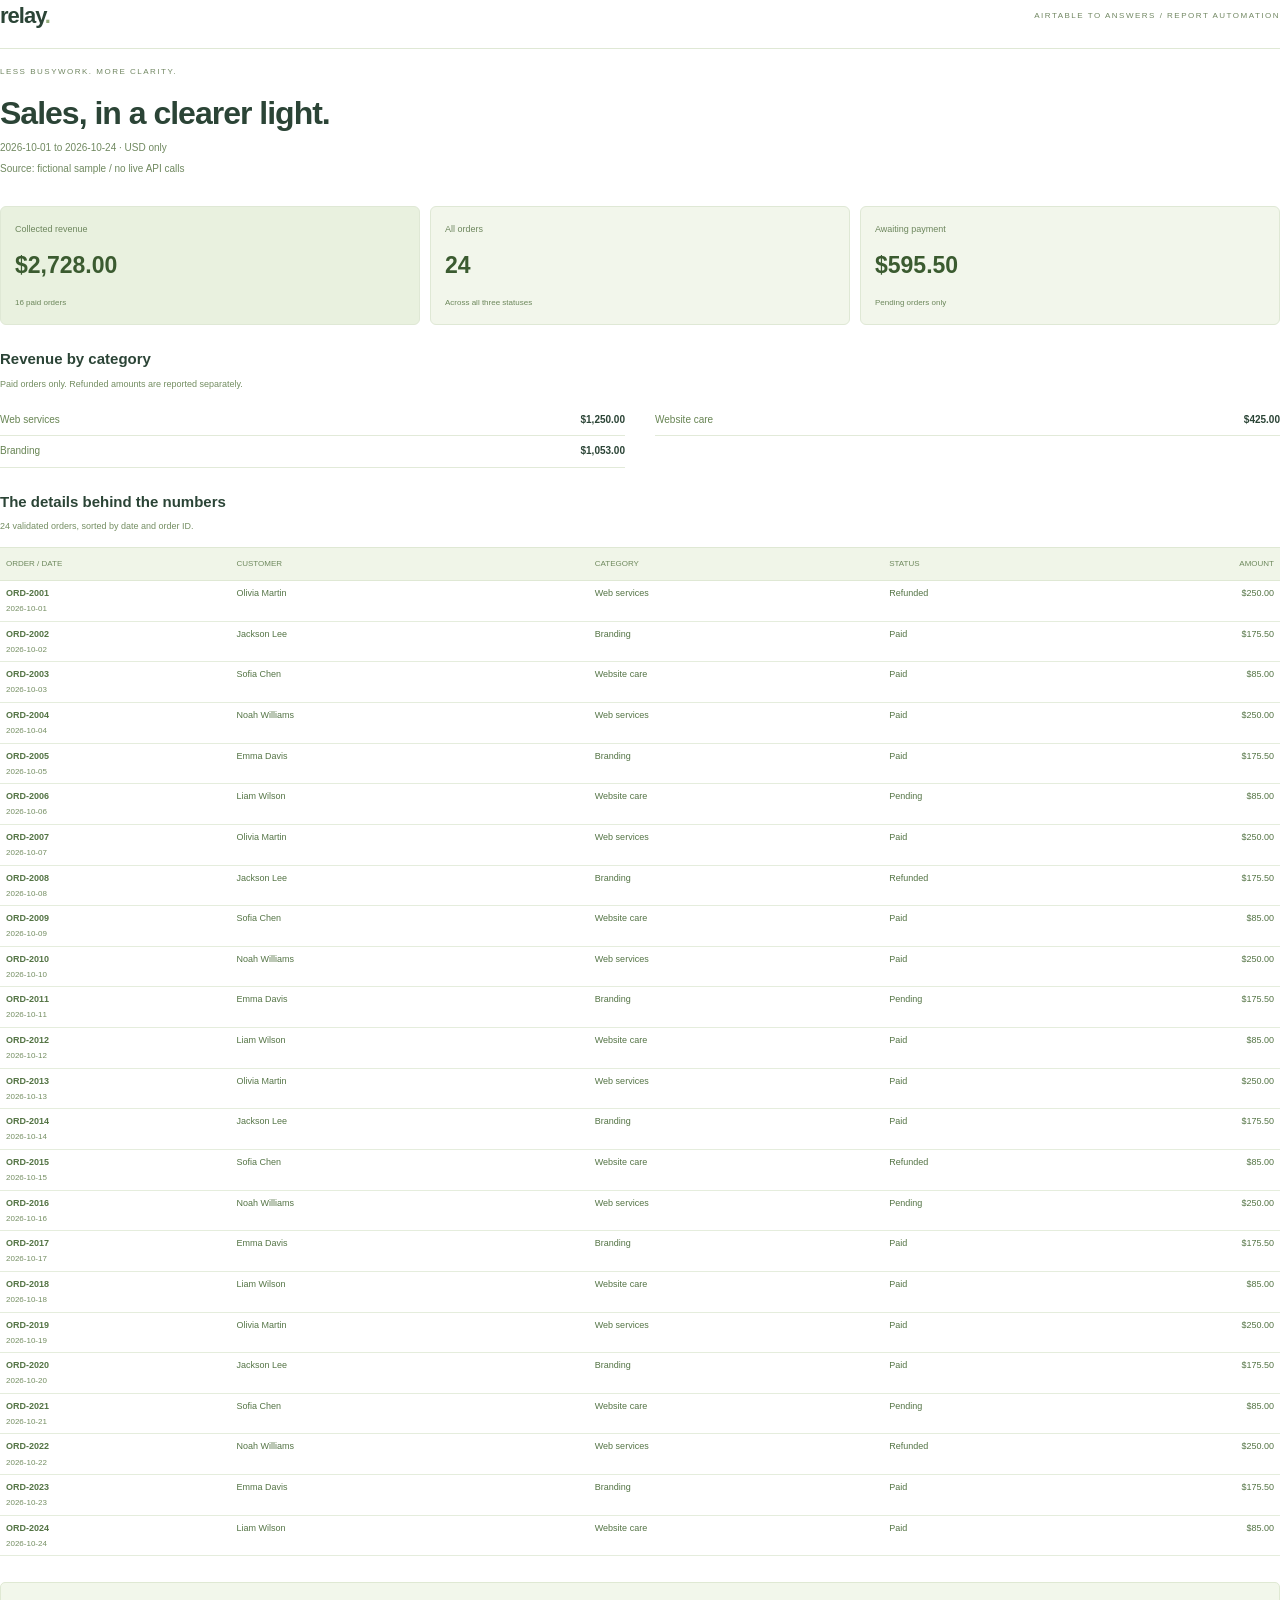
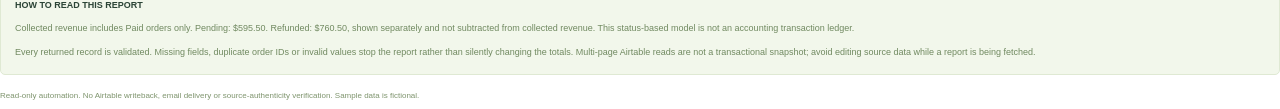
<file: examples/expected/report.html>
<!doctype html><html lang="en"><head><meta charset="utf-8"><title>Relay sales report</title><style>*{box-sizing:border-box}body{font:11px/1.45 Arial,sans-serif;color:#2b4436;margin:0}.brand{font-size:22px;font-weight:bold;letter-spacing:-1px}.brand span{color:#96ad7e}.top{display:flex;align-items:center;justify-content:space-between;border-bottom:1px solid #dfe8d5;padding-bottom:16px}.tag{font-size:8px;color:#718762;letter-spacing:1.5px}h1{line-height:1.15;font-size:32px;font-weight:600;letter-spacing:-1px;margin:16px 0 9px}p{color:#708960;font-size:10px}.hero{padding:14px 0 14px}.hero p{margin:7px 0}.cards{display:flex;gap:10px;margin:8px 0 20px}.card{flex:1;border:1px solid #dfe8d5;background:#f2f6eb;border-radius:6px;padding:14px}.card:first-child{background:#e9f1df}.card>span{font-size:9px;color:#6e875e}.card strong{font-size:23px;display:block;margin:12px 0;color:#3b5b30;overflow-wrap:anywhere}.card small{font-size:8px;color:#6c875b}h2{font-size:15px;font-weight:600;margin:23px 0 8px}.categories{columns:2;column-gap:30px;margin-bottom:18px}.category{display:flex;justify-content:space-between;border-bottom:1px solid #e2ead9;padding:8px 0;break-inside:avoid;gap:20px;overflow-wrap:anywhere}.category span{font-size:10px;color:#678453}.category strong{font-size:10px}.context{font-size:9px;color:#748e62;margin:0 0 14px}table{width:100%;border-collapse:collapse;table-layout:fixed;font-size:9px}thead{display:table-header-group}tr{break-inside:avoid}th{font-size:8px;text-align:left;font-weight:400;padding:10px 6px;background:#f0f5e8;color:#6e895d;border-block:1px solid #dfe8d4}td{vertical-align:top;padding:6px 6px;border-bottom:1px solid #e5eddd;color:#547445;overflow-wrap:anywhere}.right{text-align:right}td small{display:block;font-size:8px;color:#748e62;margin-top:3px}.note{background:#f2f7eb;border:1px solid #dfe9d3;border-radius:5px;padding:14px;margin-top:26px;break-inside:avoid}.note strong{font-size:9px}.note p{font-size:9px;line-height:1.8;margin:7px 0 0}.footnote{font-size:8px;color:#7e946d;margin-top:15px}</style></head><body><div class="top"><div class="brand">relay<span>.</span></div><span class="tag">AIRTABLE TO ANSWERS / REPORT AUTOMATION</span></div><div class="hero"><span class="tag">LESS BUSYWORK. MORE CLARITY.</span><h1>Sales, in a clearer light.</h1><p>2026-10-01 to 2026-10-24 · USD only</p><p>Source: fictional sample / no live API calls</p></div><div class="cards"><div class="card"><span>Collected revenue</span><strong>$2,728.00</strong><small>16 paid orders</small></div><div class="card"><span>All orders</span><strong>24</strong><small>Across all three statuses</small></div><div class="card"><span>Awaiting payment</span><strong>$595.50</strong><small>Pending orders only</small></div></div><h2>Revenue by category</h2><p class="context">Paid orders only. Refunded amounts are reported separately.</p><div class="categories"><div class="category"><span>Web services</span><strong>$1,250.00</strong></div><div class="category"><span>Branding</span><strong>$1,053.00</strong></div><div class="category"><span>Website care</span><strong>$425.00</strong></div></div><h2>The details behind the numbers</h2><p class="context">24 validated orders, sorted by date and order ID.</p><table><colgroup><col style="width:18%"><col style="width:28%"><col style="width:23%"><col style="width:13%"><col style="width:18%"></colgroup><thead><tr><th>ORDER / DATE</th><th>CUSTOMER</th><th>CATEGORY</th><th>STATUS</th><th class="right">AMOUNT</th></tr></thead><tbody><tr><td><strong>ORD-2001</strong><small>2026-10-01</small></td><td>Olivia Martin</td><td>Web services</td><td>Refunded</td><td class="right">$250.00</td></tr><tr><td><strong>ORD-2002</strong><small>2026-10-02</small></td><td>Jackson Lee</td><td>Branding</td><td>Paid</td><td class="right">$175.50</td></tr><tr><td><strong>ORD-2003</strong><small>2026-10-03</small></td><td>Sofia Chen</td><td>Website care</td><td>Paid</td><td class="right">$85.00</td></tr><tr><td><strong>ORD-2004</strong><small>2026-10-04</small></td><td>Noah Williams</td><td>Web services</td><td>Paid</td><td class="right">$250.00</td></tr><tr><td><strong>ORD-2005</strong><small>2026-10-05</small></td><td>Emma Davis</td><td>Branding</td><td>Paid</td><td class="right">$175.50</td></tr><tr><td><strong>ORD-2006</strong><small>2026-10-06</small></td><td>Liam Wilson</td><td>Website care</td><td>Pending</td><td class="right">$85.00</td></tr><tr><td><strong>ORD-2007</strong><small>2026-10-07</small></td><td>Olivia Martin</td><td>Web services</td><td>Paid</td><td class="right">$250.00</td></tr><tr><td><strong>ORD-2008</strong><small>2026-10-08</small></td><td>Jackson Lee</td><td>Branding</td><td>Refunded</td><td class="right">$175.50</td></tr><tr><td><strong>ORD-2009</strong><small>2026-10-09</small></td><td>Sofia Chen</td><td>Website care</td><td>Paid</td><td class="right">$85.00</td></tr><tr><td><strong>ORD-2010</strong><small>2026-10-10</small></td><td>Noah Williams</td><td>Web services</td><td>Paid</td><td class="right">$250.00</td></tr><tr><td><strong>ORD-2011</strong><small>2026-10-11</small></td><td>Emma Davis</td><td>Branding</td><td>Pending</td><td class="right">$175.50</td></tr><tr><td><strong>ORD-2012</strong><small>2026-10-12</small></td><td>Liam Wilson</td><td>Website care</td><td>Paid</td><td class="right">$85.00</td></tr><tr><td><strong>ORD-2013</strong><small>2026-10-13</small></td><td>Olivia Martin</td><td>Web services</td><td>Paid</td><td class="right">$250.00</td></tr><tr><td><strong>ORD-2014</strong><small>2026-10-14</small></td><td>Jackson Lee</td><td>Branding</td><td>Paid</td><td class="right">$175.50</td></tr><tr><td><strong>ORD-2015</strong><small>2026-10-15</small></td><td>Sofia Chen</td><td>Website care</td><td>Refunded</td><td class="right">$85.00</td></tr><tr><td><strong>ORD-2016</strong><small>2026-10-16</small></td><td>Noah Williams</td><td>Web services</td><td>Pending</td><td class="right">$250.00</td></tr><tr><td><strong>ORD-2017</strong><small>2026-10-17</small></td><td>Emma Davis</td><td>Branding</td><td>Paid</td><td class="right">$175.50</td></tr><tr><td><strong>ORD-2018</strong><small>2026-10-18</small></td><td>Liam Wilson</td><td>Website care</td><td>Paid</td><td class="right">$85.00</td></tr><tr><td><strong>ORD-2019</strong><small>2026-10-19</small></td><td>Olivia Martin</td><td>Web services</td><td>Paid</td><td class="right">$250.00</td></tr><tr><td><strong>ORD-2020</strong><small>2026-10-20</small></td><td>Jackson Lee</td><td>Branding</td><td>Paid</td><td class="right">$175.50</td></tr><tr><td><strong>ORD-2021</strong><small>2026-10-21</small></td><td>Sofia Chen</td><td>Website care</td><td>Pending</td><td class="right">$85.00</td></tr><tr><td><strong>ORD-2022</strong><small>2026-10-22</small></td><td>Noah Williams</td><td>Web services</td><td>Refunded</td><td class="right">$250.00</td></tr><tr><td><strong>ORD-2023</strong><small>2026-10-23</small></td><td>Emma Davis</td><td>Branding</td><td>Paid</td><td class="right">$175.50</td></tr><tr><td><strong>ORD-2024</strong><small>2026-10-24</small></td><td>Liam Wilson</td><td>Website care</td><td>Paid</td><td class="right">$85.00</td></tr></tbody></table><div class="note"><strong>HOW TO READ THIS REPORT</strong><p>Collected revenue includes Paid orders only. Pending: $595.50. Refunded: $760.50, shown separately and not subtracted from collected revenue. This status-based model is not an accounting transaction ledger.</p><p>Every returned record is validated. Missing fields, duplicate order IDs or invalid values stop the report rather than silently changing the totals. Multi-page Airtable reads are not a transactional snapshot; avoid editing source data while a report is being fetched.</p></div><p class="footnote">Read-only automation. No Airtable writeback, email delivery or source-authenticity verification. Sample data is fictional.</p></body></html>
</file>
